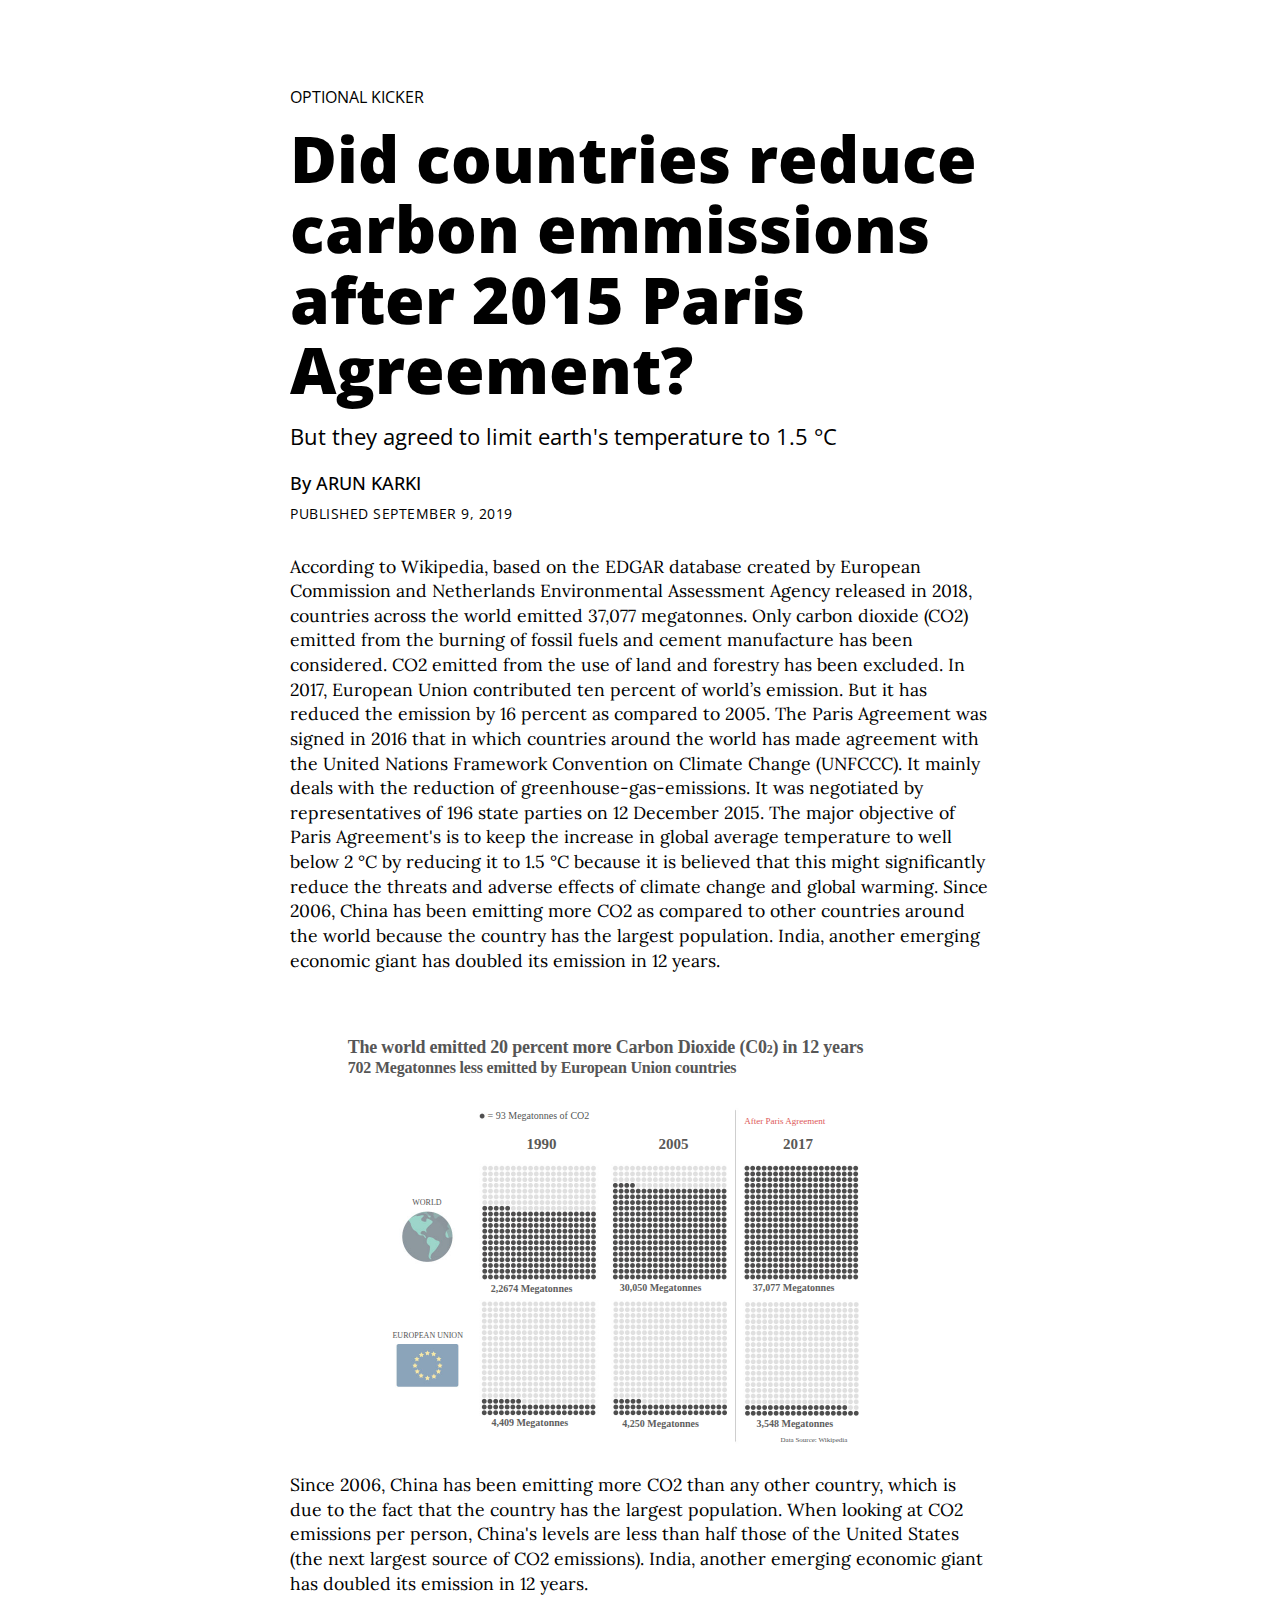
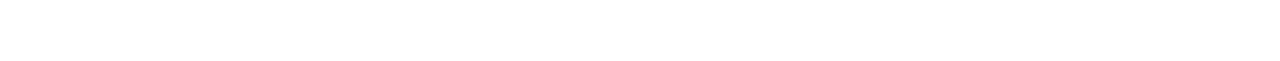
<file: carbon-emission-text-fixed/index.html>
<!doctype html>
<html lang="en">
  <head>
    <!-- Required meta tags -->
    <meta charset="utf-8">
    <meta name="viewport" content="width=device-width, initial-scale=1, shrink-to-fit=no">
      
    <style>
        body {
            margin:auto;
            padding:50px 10px;
            font-family: 'Open Sans', sans-serif;
        }

        .serif {
            font-family: 'Lora', serif;
        }
        .sans-serif {
            font-family: 'Open Sans', sans-serif;
        }

        /* choose a light or dark theme to add to the body tag. */
        .dark-theme {
            background-color: #151515;
            color: #fbfbfb;
        }
        .light-theme {
            background-color: white;
            color: black;
        }

        .header {
            padding-top:20px;
            padding-bottom:20px;
        }

        .story-body, .header, .chart-section, .footer {
            margin:auto;
            max-width: 700px;
        }

        .footer {
            padding-top:20px;
            padding-bottom:20px;
        }

        .chart-section.wide{
            width:100%;
            max-width:1200px;
        }

        .chart-section.wide p.chart-title {
            width:100%;
            max-width:700px;
            margin-left:auto;
            margin-right:auto;
        }
        .chart-section.wide p.chart-subhead {
            width:100%;
            max-width:700px;
            margin-left:auto;
            margin-right:auto;
        }


        /* text styles */

        p.kicker {
            font-size:1rem;
            text-transform:uppercase;
        }

        .text-center {
            text-align:center;
        }

        h1.headline {
            font-size: 4rem;
            line-height: 1.1;
            margin-bottom: 0.25rem;
            margin-top: 1rem;
            font-weight: 800;
        }

        h2.subhead {
            font-size: 1.4rem;
            line-height: 2rem;
            margin-bottom:0;
            margin-top: 15px;
            font-weight: 400;
        }

        p.body-text {
            font-size: 1.1rem;
            line-height: 1.4;
            margin-top:0;
            margin-bottom:15px;
        }

        h3.section-head {
            font-size:2rem;
            margin:40px 0 10px 0;
            font-weight:700;
            line-height:1.3;
        }

        .byline {
            font-size: 1.1rem;
            line-height: 0.75;
            margin-top: 1.5rem;
            font-weight: 500;
        }

        .date {
            font-size: 0.85rem;
            line-height: 1;
            margin-top: 10px;
            font-weight:400;
            text-transform:uppercase;
            letter-spacing:0.5px;
        }


        p.note {
            font-size:0.85rem;
        }

        /* chart styles */

        .chart-section {
            width:100%;
            max-width:1200px;
            padding:20px 0px;
        }

        .story-body .chart-section {
            padding-top:0px;
        }


        .chart-row {
            display:flex;
            justify-content: space-between;
            margin-top:20px;
        }

        p.chart-title {
            font-size:1.3rem;
            font-weight:700;
            max-width:700px;
            margin:0px auto 5px auto;
        }
        p.chart-subhead {
            margin:0 auto;
            max-width:700px;
            font-size:1rem;
            margin-bottom:15px;
        }

        p.chart-label {
            margin:0 0 5px 0;
            font-size:0.85rem;
            text-transform:uppercase;
            font-weight:600;
        }

        .chart-row .chart {
            width:100%;
            padding-right:15px;
            min-width:calc(25% - 15px);

        }



        p.chart-source {
            font-size:0.85rem;
            margin:0;
        }





        /* photos */

        .photo-section {
            padding:30px 0px;
            width:100%;
            margin:auto;
            display:flex;
            max-width:1200px;
        }

        .photo {
            width:100%;
            padding-right:15px;
        }
        .photo img {
            width:100%;	
        }

        p.caption {
            font-size:0.9rem;
            margin:0;
        }



        /* mobile */

        @media (max-width:700px) {

            .chart-row {
                display:block;
            }

            .chart-row .chart {
                padding:0;
            }

            .photo-section {
                display:block;
            }
            .photo {
                padding:0;
            }

        }

        #g-templates-laptop, #g-templates-medium, #g-templates-mobile {
            display: none;
        }

        @media (max-width: 490px) {
            #g-templates-mobile {
                display: block;
            }
        }

        @media (min-width: 490px) and (max-width: 620px) {
            #g-templates-laptop {
                display: block;
            }
        }

        @media (min-width: 620px)  {
            #g-templates-medium {
                display: block;
            }
        }

    </style>
    
    <!-- google fonts: Open Sans (sans-serif) and Lora (serif) -->
    <link href="https://fonts.googleapis.com/css?family=Open+Sans:300,300i,400,400i,600,600i,700,700i,800,800i&display=swap" rel="stylesheet">
	<link href="https://fonts.googleapis.com/css?family=Lora:400,400i,700&display=swap" rel="stylesheet">
	<link href="https://fonts.googleapis.com/css?family=Open+Sans:400,600,700,800&display=swap" rel="stylesheet">
      
    <title>This is your title</title>
  </head>

  <body class="light-theme"> <!-- all of the content on your html page goes inside the body -->

    <div class="header">
      <p class="kicker">Optional kicker</p>
      <h1 class="headline">Did countries reduce carbon emmissions after 2015 Paris Agreement?</h1>
      <h2 class="subhead">But they agreed to limit earth's temperature to 1.5 °C </h2>
      <p class="byline">By ARUN KARKI</p>
      <p class="date">Published September 9, 2019</p>
    </div>

    <div class="story-body">
      <p class="body-text serif">According to Wikipedia, based on the EDGAR database created by European Commission and Netherlands Environmental Assessment Agency released in 2018, countries across the world emitted 37,077 megatonnes. Only carbon dioxide (CO2) emitted from the burning of fossil fuels and cement manufacture has been considered. CO2 emitted from the use of land and forestry has been excluded. In 2017, European Union contributed ten percent of world’s emission. But it has reduced the emission by 16 percent as compared to 2005. The Paris Agreement was signed in 2016 that in which countries around the world has made agreement with the United Nations Framework Convention on Climate Change (UNFCCC). It mainly deals with the reduction of greenhouse-gas-emissions. It was negotiated by representatives of 196 state parties on 12 December 2015. The major objective of Paris Agreement's is to keep the increase in global average temperature to well below 2 °C by reducing it to 1.5 °C because it is believed that this might significantly reduce the threats and adverse effects of climate change and global warming.

Since 2006, China has been emitting more CO2 as compared to other countries around the world because the country has the largest population. India, another emerging economic giant has doubled its emission in 12 years.</p>
      
    </div>

    <div class="chart-section">
        <div class="chart-row">
          <div class="chart">




            <!--- PASTE YOUR AI2HTML AFTER THIS LINE -->
            
<!-- Generated by ai2html v0.89.0 - 2019-09-16 08:24 -->
<!-- ai file: templates_01.ai -->
<style type='text/css' media='screen,print'>
	#g-templates_01-box .g-artboard {
		margin:0 auto;
	}
	#g-templates_01-box p {
		margin:0;
	}
	.g-aiAbs {
		position:absolute;
	}
	.g-aiImg {
		display:block;
		width:100% !important;
	}
	.g-aiSymbol {
		position: absolute;
		box-sizing: border-box;
	}
	.g-aiPointText p { white-space: nowrap; }
	#g-templates_01-medium {
		position:relative;
		overflow:hidden;
	}
	#g-templates_01-medium p {
		font-family:Open Sans Condensed;
		font-weight:700;
		font-size:10px;
		line-height:12px;
		height:auto;
		filter:alpha(opacity=100);
		-ms-filter:progid:DXImageTransform.Microsoft.Alpha(Opacity=100);
		opacity:1;
		letter-spacing:0em;
		text-align:left;
		color:rgb(94,94,94);
		text-transform:none;
		padding-bottom:0;
		padding-top:0;
		mix-blend-mode:normal;
		font-style:normal;
		position:static;
	}
	#g-templates_01-medium .g-pstyle0 {
		font-size:18px;
		line-height:21px;
		height:21px;
		letter-spacing:-0.012em;
		color:rgb(86,86,86);
	}
	#g-templates_01-medium .g-pstyle1 {
		font-size:16px;
		line-height:19px;
		height:19px;
		letter-spacing:-0.012em;
		color:rgb(86,86,86);
	}
	#g-templates_01-medium .g-pstyle2 {
		font-weight:500;
		height:12px;
		color:rgb(83,86,86);
	}
	#g-templates_01-medium .g-pstyle3 {
		font-weight:500;
		font-size:9px;
		line-height:11px;
		height:11px;
		color:rgb(221,88,88);
	}
	#g-templates_01-medium .g-pstyle4 {
		font-size:15px;
		line-height:17px;
		height:17px;
		color:rgb(89,89,87);
	}
	#g-templates_01-medium .g-pstyle5 {
		font-weight:500;
		font-size:8px;
		line-height:10px;
		height:10px;
		color:rgb(84,84,84);
	}
	#g-templates_01-medium .g-pstyle6 {
		height:12px;
	}
	#g-templates_01-medium .g-pstyle7 {
		font-weight:500;
		font-size:7px;
		line-height:9px;
		height:9px;
		color:rgb(83,86,86);
	}
	#g-templates_01-medium .g-cstyle0 {
		font-size:12px;
	}
	#g-templates_01-laptop {
		position:relative;
		overflow:hidden;
	}
	#g-templates_01-laptop p {
		font-family:Open Sans Condensed;
		font-weight:700;
		font-size:9px;
		line-height:10px;
		height:auto;
		filter:alpha(opacity=100);
		-ms-filter:progid:DXImageTransform.Microsoft.Alpha(Opacity=100);
		opacity:1;
		letter-spacing:0em;
		text-align:left;
		color:rgb(94,94,94);
		text-transform:none;
		padding-bottom:0;
		padding-top:0;
		mix-blend-mode:normal;
		font-style:normal;
		position:static;
	}
	#g-templates_01-laptop .g-pstyle0 {
		font-size:15px;
		line-height:18px;
		height:18px;
		letter-spacing:-0.012em;
		color:rgb(86,86,86);
	}
	#g-templates_01-laptop .g-pstyle1 {
		font-size:13px;
		line-height:16px;
		height:16px;
		letter-spacing:-0.012em;
		color:rgb(86,86,86);
	}
	#g-templates_01-laptop .g-pstyle2 {
		font-weight:500;
		font-size:8px;
		height:10px;
		color:rgb(83,86,86);
	}
	#g-templates_01-laptop .g-pstyle3 {
		font-weight:500;
		font-size:8px;
		line-height:9px;
		height:9px;
		color:rgb(221,88,88);
	}
	#g-templates_01-laptop .g-pstyle4 {
		font-size:12px;
		line-height:15px;
		height:15px;
		color:rgb(89,89,87);
	}
	#g-templates_01-laptop .g-pstyle5 {
		font-weight:500;
		font-size:7px;
		line-height:8px;
		height:8px;
		color:rgb(84,84,84);
	}
	#g-templates_01-laptop .g-pstyle6 {
		height:10px;
	}
	#g-templates_01-laptop .g-pstyle7 {
		font-weight:500;
		font-size:6px;
		line-height:7px;
		height:7px;
		color:rgb(83,86,86);
	}
	#g-templates_01-laptop .g-cstyle0 {
		font-size:10px;
	}
	#g-templates_01-mobile {
		position:relative;
		overflow:hidden;
	}
	#g-templates_01-mobile p {
		font-family:Open Sans Condensed;
		font-weight:700;
		font-size:7px;
		line-height:8px;
		height:auto;
		filter:alpha(opacity=100);
		-ms-filter:progid:DXImageTransform.Microsoft.Alpha(Opacity=100);
		opacity:1;
		letter-spacing:0em;
		text-align:left;
		color:rgb(94,94,94);
		text-transform:none;
		padding-bottom:0;
		padding-top:0;
		mix-blend-mode:normal;
		font-style:normal;
		position:static;
	}
	#g-templates_01-mobile .g-pstyle0 {
		font-size:11px;
		line-height:13px;
		height:13px;
		letter-spacing:-0.012em;
		color:rgb(86,86,86);
	}
	#g-templates_01-mobile .g-pstyle1 {
		font-size:10px;
		line-height:12px;
		height:12px;
		letter-spacing:-0.012em;
		color:rgb(86,86,86);
	}
	#g-templates_01-mobile .g-pstyle2 {
		font-weight:500;
		font-size:6px;
		line-height:7px;
		height:7px;
		color:rgb(83,86,86);
	}
	#g-templates_01-mobile .g-pstyle3 {
		font-weight:500;
		font-size:6px;
		line-height:7px;
		height:7px;
		color:rgb(221,88,88);
	}
	#g-templates_01-mobile .g-pstyle4 {
		font-size:9px;
		line-height:11px;
		height:11px;
		color:rgb(89,89,87);
	}
	#g-templates_01-mobile .g-pstyle5 {
		font-weight:500;
		font-size:5px;
		line-height:6px;
		height:6px;
		color:rgb(84,84,84);
	}
	#g-templates_01-mobile .g-pstyle6 {
		height:8px;
	}
	#g-templates_01-mobile .g-pstyle7 {
		font-weight:500;
		font-size:5px;
		line-height:5px;
		height:5px;
		color:rgb(83,86,86);
	}
	#g-templates_01-mobile .g-cstyle0 {
		font-size:8px;
	}

</style>

<div id="g-templates_01-box" class="ai2html">

	<!-- Artboard: medium -->
	<div id="g-templates_01-medium" class="g-artboard" style="width:620px; height:425px;" data-aspect-ratio="1.459" data-min-width="620">
		<img id="g-templates_01-medium-img" class="g-aiImg g-aiAbs" alt="" src="templates_01-medium.jpg"/>
		<div id="g-ai0-1" class="g-ai2html-settings g-aiAbs g-aiPointText" style="top:6.9753%;margin-top:-20.6px;left:4.0655%;width:591px;">
			<p class="g-pstyle0">The world emitted  20 percent more Carbon Dioxide (C0<span class="g-cstyle0">2</span>) in 12 years</p>
			<p class="g-pstyle1">702 Megatonnes less emitted by European Union countries</p>
		</div>
		<div id="g-ai0-2" class="g-ai2html-settings g-aiAbs g-aiPointText" style="top:20.8564%;margin-top:-6.6px;left:26.629%;width:137px;">
			<p class="g-pstyle2">= 93 Megatonnes of CO2</p>
		</div>
		<div id="g-ai0-3" class="g-ai2html-settings g-aiAbs g-aiPointText" style="top:22.1838%;margin-top:-6.3px;left:68.0376%;width:118px;">
			<p class="g-pstyle3">After Paris Agreement</p>
		</div>
		<div id="g-ai0-4" class="g-ai2html-settings g-aiAbs g-aiPointText" style="top:27.6176%;margin-top:-9.4px;left:32.8955%;width:55px;">
			<p class="g-pstyle4">1990</p>
		</div>
		<div id="g-ai0-5" class="g-ai2html-settings g-aiAbs g-aiPointText" style="top:27.6176%;margin-top:-9.4px;left:54.2084%;width:55px;">
			<p class="g-pstyle4">2005</p>
		</div>
		<div id="g-ai0-6" class="g-ai2html-settings g-aiAbs g-aiPointText" style="top:27.6176%;margin-top:-9.4px;left:74.2627%;width:55px;">
			<p class="g-pstyle4">2017</p>
		</div>
		<div id="g-ai0-7" class="g-ai2html-settings g-aiAbs g-aiPointText" style="top:41.3398%;margin-top:-5.7px;left:14.478%;width:52px;">
			<p class="g-pstyle5">WORLD</p>
		</div>
		<div id="g-ai0-8" class="g-ai2html-settings g-aiAbs g-aiPointText" style="top:61.3944%;margin-top:-6.9px;left:47.9316%;width:119px;">
			<p class="g-pstyle6">30,050 Megatonnes</p>
		</div>
		<div id="g-ai0-9" class="g-ai2html-settings g-aiAbs g-aiPointText" style="top:61.3944%;margin-top:-6.9px;left:69.4126%;width:119px;">
			<p class="g-pstyle6">37,077 Megatonnes</p>
		</div>
		<div id="g-ai0-10" class="g-ai2html-settings g-aiAbs g-aiPointText" style="top:61.6297%;margin-top:-6.9px;left:27.1218%;width:119px;">
			<p class="g-pstyle6">2,2674 Megatonnes</p>
		</div>
		<div id="g-ai0-11" class="g-ai2html-settings g-aiAbs g-aiPointText" style="top:72.634%;margin-top:-5.7px;left:11.2894%;width:95px;">
			<p class="g-pstyle5">EUROPEAN UNION</p>
		</div>
		<div id="g-ai0-12" class="g-ai2html-settings g-aiAbs g-aiPointText" style="top:93.1591%;margin-top:-6.9px;left:27.2475%;width:113px;">
			<p class="g-pstyle6">4,409 Megatonnes</p>
		</div>
		<div id="g-ai0-13" class="g-ai2html-settings g-aiAbs g-aiPointText" style="top:93.3944%;margin-top:-6.9px;left:48.3513%;width:113px;">
			<p class="g-pstyle6">4,250 Megatonnes</p>
		</div>
		<div id="g-ai0-14" class="g-ai2html-settings g-aiAbs g-aiPointText" style="top:93.3944%;margin-top:-6.9px;left:69.9995%;width:113px;">
			<p class="g-pstyle6">3,548 Megatonnes</p>
		</div>
		<div id="g-ai0-15" class="g-ai2html-settings g-aiAbs g-aiPointText" style="top:97.2017%;margin-top:-5.1px;left:73.8666%;width:100px;">
			<p class="g-pstyle7">Data Source: Wikipedia</p>
		</div>
	</div>

	<!-- Artboard: laptop -->
	<div id="g-templates_01-laptop" class="g-artboard" style="width:490px; height:350px;" data-aspect-ratio="1.4" data-min-width="490" data-max-width="619">
		<img id="g-templates_01-laptop-img" class="g-aiImg g-aiAbs" alt="" src="templates_01-laptop.jpg"/>
		<div id="g-ai1-1" class="g-ai2html-settings g-aiAbs g-aiPointText" style="top:5.8789%;margin-top:-17.6px;left:1.5727%;width:500px;">
			<p class="g-pstyle0">The world emitted  20 percent more Carbon Dioxide (C0<span class="g-cstyle0">2</span>) in 12 years</p>
			<p class="g-pstyle1">702 Megatonnes less emitted by European Union countries</p>
		</div>
		<div id="g-ai1-2" class="g-ai2html-settings g-aiAbs g-aiPointText" style="top:19.8792%;margin-top:-5.6px;left:25.5305%;width:115px;">
			<p class="g-pstyle2">= 93 Megatonnes of CO2</p>
		</div>
		<div id="g-ai1-3" class="g-ai2html-settings g-aiAbs g-aiPointText" style="top:21.4099%;margin-top:-4.9px;left:69.5414%;width:103px;">
			<p class="g-pstyle3">After Paris Agreement</p>
		</div>
		<div id="g-ai1-4" class="g-ai2html-settings g-aiAbs g-aiPointText" style="top:27.0092%;margin-top:-8.5px;left:32.2038%;width:50px;">
			<p class="g-pstyle4">1990</p>
		</div>
		<div id="g-ai1-5" class="g-ai2html-settings g-aiAbs g-aiPointText" style="top:27.0092%;margin-top:-8.5px;left:54.8481%;width:50px;">
			<p class="g-pstyle4">2005</p>
		</div>
		<div id="g-ai1-6" class="g-ai2html-settings g-aiAbs g-aiPointText" style="top:27.0092%;margin-top:-8.5px;left:76.1555%;width:50px;">
			<p class="g-pstyle4">2017</p>
		</div>
		<div id="g-ai1-7" class="g-ai2html-settings g-aiAbs g-aiPointText" style="top:40.9834%;margin-top:-4.4px;left:12.6357%;width:47px;">
			<p class="g-pstyle5">WORLD</p>
		</div>
		<div id="g-ai1-8" class="g-ai2html-settings g-aiAbs g-aiPointText" style="top:61.279%;margin-top:-5.5px;left:48.1792%;width:104px;">
			<p class="g-pstyle6">30,050 Megatonnes</p>
		</div>
		<div id="g-ai1-9" class="g-ai2html-settings g-aiAbs g-aiPointText" style="top:61.279%;margin-top:-5.5px;left:71.0025%;width:104px;">
			<p class="g-pstyle6">37,077 Megatonnes</p>
		</div>
		<div id="g-ai1-10" class="g-ai2html-settings g-aiAbs g-aiPointText" style="top:61.5647%;margin-top:-5.5px;left:26.0694%;width:104px;">
			<p class="g-pstyle6">2,2674 Megatonnes</p>
		</div>
		<div id="g-ai1-11" class="g-ai2html-settings g-aiAbs g-aiPointText" style="top:72.6977%;margin-top:-4.4px;left:9.2478%;width:83px;">
			<p class="g-pstyle5">EUROPEAN UNION</p>
		</div>
		<div id="g-ai1-12" class="g-ai2html-settings g-aiAbs g-aiPointText" style="top:93.8504%;margin-top:-5.5px;left:26.203%;width:99px;">
			<p class="g-pstyle6">4,409 Megatonnes</p>
		</div>
		<div id="g-ai1-13" class="g-ai2html-settings g-aiAbs g-aiPointText" style="top:93.8504%;margin-top:-5.5px;left:48.6252%;width:99px;">
			<p class="g-pstyle6">4,250 Megatonnes</p>
		</div>
		<div id="g-ai1-14" class="g-ai2html-settings g-aiAbs g-aiPointText" style="top:93.8504%;margin-top:-5.5px;left:71.6259%;width:99px;">
			<p class="g-pstyle6">3,548 Megatonnes</p>
		</div>
		<div id="g-ai1-15" class="g-ai2html-settings g-aiAbs g-aiPointText" style="top:97.9855%;margin-top:-3.9px;left:75.7346%;width:88px;">
			<p class="g-pstyle7">Data Source: Wikipedia</p>
		</div>
	</div>

	<!-- Artboard: mobile -->
	<div id="g-templates_01-mobile" class="g-artboard" style="width:375px; height:265.799999999999px;" data-aspect-ratio="1.411" data-min-width="375" data-max-width="489">
		<img id="g-templates_01-mobile-img" class="g-aiImg g-aiAbs" alt="" src="templates_01-mobile.jpg"/>
		<div id="g-ai2-1" class="g-ai2html-settings g-aiAbs g-aiPointText" style="top:6.0326%;margin-top:-13px;left:2.7216%;width:380px;">
			<p class="g-pstyle0">The world emitted  20 percent more Carbon Dioxide (C0<span class="g-cstyle0">2</span>) in 12 years</p>
			<p class="g-pstyle1">702 Megatonnes less emitted by European Union countries</p>
		</div>
		<div id="g-ai2-2" class="g-ai2html-settings g-aiAbs g-aiPointText" style="top:19.8961%;margin-top:-3.9px;left:26.1599%;width:91px;">
			<p class="g-pstyle2">= 93 Megatonnes of CO2</p>
		</div>
		<div id="g-ai2-3" class="g-ai2html-settings g-aiAbs g-aiPointText" style="top:21.3767%;margin-top:-3.8px;left:69.2055%;width:83px;">
			<p class="g-pstyle3">After Paris Agreement</p>
		</div>
		<div id="g-ai2-4" class="g-ai2html-settings g-aiAbs g-aiPointText" style="top:26.8114%;margin-top:-6.3px;left:32.6836%;width:43px;">
			<p class="g-pstyle4">1990</p>
		</div>
		<div id="g-ai2-5" class="g-ai2html-settings g-aiAbs g-aiPointText" style="top:26.8114%;margin-top:-6.3px;left:54.8331%;width:43px;">
			<p class="g-pstyle4">2005</p>
		</div>
		<div id="g-ai2-6" class="g-ai2html-settings g-aiAbs g-aiPointText" style="top:26.8114%;margin-top:-6.3px;left:75.675%;width:43px;">
			<p class="g-pstyle4">2017</p>
		</div>
		<div id="g-ai2-7" class="g-ai2html-settings g-aiAbs g-aiPointText" style="top:40.8016%;margin-top:-3.5px;left:13.543%;width:41px;">
			<p class="g-pstyle5">WORLD</p>
		</div>
		<div id="g-ai2-8" class="g-ai2html-settings g-aiAbs g-aiPointText" style="top:61.0328%;margin-top:-4.2px;left:48.3099%;width:83px;">
			<p class="g-pstyle6">30,050 Megatonnes</p>
		</div>
		<div id="g-ai2-9" class="g-ai2html-settings g-aiAbs g-aiPointText" style="top:61.0328%;margin-top:-4.2px;left:70.6344%;width:83px;">
			<p class="g-pstyle6">37,077 Megatonnes</p>
		</div>
		<div id="g-ai2-10" class="g-ai2html-settings g-aiAbs g-aiPointText" style="top:61.0328%;margin-top:-4.2px;left:26.6831%;width:83px;">
			<p class="g-pstyle6">2,2674 Megatonnes</p>
		</div>
		<div id="g-ai2-11" class="g-ai2html-settings g-aiAbs g-aiPointText" style="top:72.0281%;margin-top:-3.5px;left:10.2292%;width:68px;">
			<p class="g-pstyle5">EUROPEAN UNION</p>
		</div>
		<div id="g-ai2-12" class="g-ai2html-settings g-aiAbs g-aiPointText" style="top:92.6355%;margin-top:-4.2px;left:26.8138%;width:79px;">
			<p class="g-pstyle6">4,409 Megatonnes</p>
		</div>
		<div id="g-ai2-13" class="g-ai2html-settings g-aiAbs g-aiPointText" style="top:93.0117%;margin-top:-4.2px;left:48.7461%;width:79px;">
			<p class="g-pstyle6">4,250 Megatonnes</p>
		</div>
		<div id="g-ai2-14" class="g-ai2html-settings g-aiAbs g-aiPointText" style="top:93.0117%;margin-top:-4.2px;left:71.2443%;width:79px;">
			<p class="g-pstyle6">3,548 Megatonnes</p>
		</div>
		<div id="g-ai2-15" class="g-ai2html-settings g-aiAbs g-aiPointText" style="top:96.908%;margin-top:-2.6px;left:75.2633%;width:71px;">
			<p class="g-pstyle7">Data Source: Wikipedia</p>
		</div>
	</div>

</div>

<!-- End ai2html - 2019-09-16 08:24 -->
<!-- End ai2html - 2019-09-09 09:05 -->
<script type="text/javascript">
    (function() {
        // only want one resizer on the page
        if (document.documentElement.className.indexOf("g-resizer-v3-init") > -1) return;
        document.documentElement.className += " g-resizer-v3-init";
        // require IE9+
        if (!("querySelector" in document)) return;
        function resizer() {
            var elements = Array.prototype.slice.call(document.querySelectorAll(".g-artboard[data-min-width]")),
                widthById = {};
            elements.forEach(function(el) {
                var parent = el.parentNode,
                    width = widthById[parent.id] || parent.getBoundingClientRect().width,
                    minwidth = el.getAttribute("data-min-width"),
                    maxwidth = el.getAttribute("data-max-width");
                widthById[parent.id] = width;
                if (+minwidth <= width && (+maxwidth >= width || maxwidth === null)) {
                    el.style.display = "block";
                } else {
                    el.style.display = "none";
                }
            });
            try {
                if (window.parent && window.parent.$) {
                    window.parent.$("body").trigger("resizedcontent", [window]);
                }
                if (window.require) {
                    require(['foundation/main'], function() {
                        require(['shared/interactive/instances/app-communicator'], function(AppCommunicator) {
                            AppCommunicator.triggerResize();
                        });
                    });
                }
            } catch(e) { console.log(e); }
        }
        document.addEventListener('DOMContentLoaded', resizer);
        // feel free to replace throttle with _.throttle, if available
        window.addEventListener('resize', throttle(resizer, 200));        
        function throttle(func, wait) {
            // from underscore.js
            var _now = Date.now || function() { return new Date().getTime(); },
                context, args, result, timeout = null, previous = 0;
            var later = function() {
                previous = _now();
                timeout = null;
                result = func.apply(context, args);
                if (!timeout) context = args = null;
            };
            return function() {
                var now = _now(), remaining = wait - (now - previous);
                context = this;
                args = arguments;
                if (remaining <= 0 || remaining > wait) {
                    if (timeout) {
                        clearTimeout(timeout);
                        timeout = null;
                    }
                    previous = now;
                    result = func.apply(context, args);
                    if (!timeout) context = args = null;
                } else if (!timeout && options.trailing !== false) {
                    timeout = setTimeout(later, remaining);
                }
                return result;
            };
        }
       
    })();
</script>






        </div>
        </div>
    </div>

    <div class="story-body">
        <p class="body-text serif">Since 2006, China has been emitting more CO2 than any other country, which is due to the fact that the country has the largest population. When looking at CO2 emissions per person, China's levels are less than half those of the United States (the next largest source of CO2 emissions). India, another emerging economic giant has doubled its emission in 12 years.</p>
        
    </div>
      
  </body>
</html>
</file>
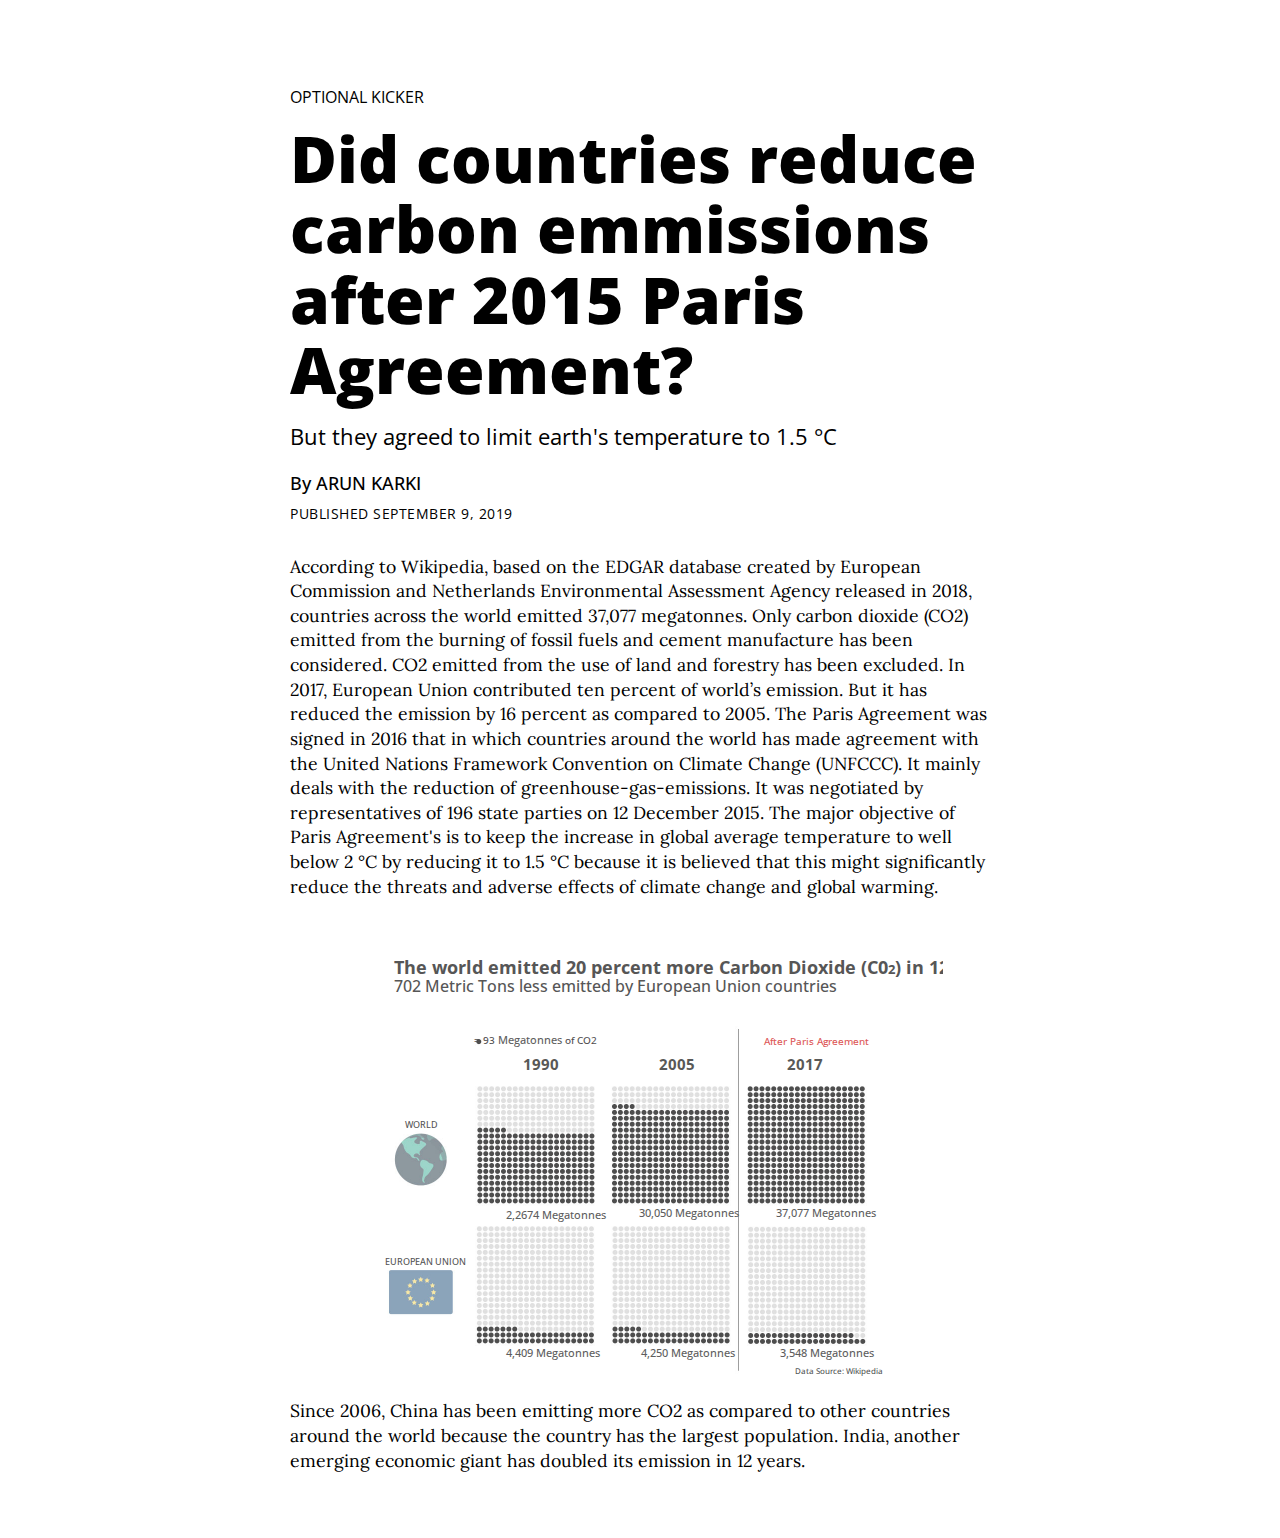
<file: carbon-emission/index.html>
<!doctype html>
<html lang="en">
  <head>
    <!-- Required meta tags -->
    <meta charset="utf-8">
    <meta name="viewport" content="width=device-width, initial-scale=1, shrink-to-fit=no">
      
    <style>
        body {
            margin:auto;
            padding:50px 10px;
            font-family: 'Open Sans', sans-serif;
        }

        .serif {
            font-family: 'Lora', serif;
        }
        .sans-serif {
            font-family: 'Open Sans', sans-serif;
        }

        /* choose a light or dark theme to add to the body tag. */
        .dark-theme {
            background-color: #151515;
            color: #fbfbfb;
        }
        .light-theme {
            background-color: white;
            color: black;
        }

        .header {
            padding-top:20px;
            padding-bottom:20px;
        }

        .story-body, .header, .chart-section, .footer {
            margin:auto;
            max-width: 700px;
        }

        .footer {
            padding-top:20px;
            padding-bottom:20px;
        }

        .chart-section.wide{
            width:100%;
            max-width:1200px;
        }

        .chart-section.wide p.chart-title {
            width:100%;
            max-width:700px;
            margin-left:auto;
            margin-right:auto;
        }
        .chart-section.wide p.chart-subhead {
            width:100%;
            max-width:700px;
            margin-left:auto;
            margin-right:auto;
        }


        /* text styles */

        p.kicker {
            font-size:1rem;
            text-transform:uppercase;
        }

        .text-center {
            text-align:center;
        }

        h1.headline {
            font-size: 4rem;
            line-height: 1.1;
            margin-bottom: 0.25rem;
            margin-top: 1rem;
            font-weight: 800;
        }

        h2.subhead {
            font-size: 1.4rem;
            line-height: 2rem;
            margin-bottom:0;
            margin-top: 15px;
            font-weight: 400;
        }

        p.body-text {
            font-size: 1.1rem;
            line-height: 1.4;
            margin-top:0;
            margin-bottom:15px;
        }

        h3.section-head {
            font-size:2rem;
            margin:40px 0 10px 0;
            font-weight:700;
            line-height:1.3;
        }

        .byline {
            font-size: 1.1rem;
            line-height: 0.75;
            margin-top: 1.5rem;
            font-weight: 500;
        }

        .date {
            font-size: 0.85rem;
            line-height: 1;
            margin-top: 10px;
            font-weight:400;
            text-transform:uppercase;
            letter-spacing:0.5px;
        }


        p.note {
            font-size:0.85rem;
        }

        /* chart styles */

        .chart-section {
            width:100%;
            max-width:1200px;
            padding:20px 0px;
        }

        .story-body .chart-section {
            padding-top:0px;
        }


        .chart-row {
            display:flex;
            justify-content: space-between;
            margin-top:20px;
        }

        p.chart-title {
            font-size:1.3rem;
            font-weight:700;
            max-width:700px;
            margin:0px auto 5px auto;
        }
        p.chart-subhead {
            margin:0 auto;
            max-width:700px;
            font-size:1rem;
            margin-bottom:15px;
        }

        p.chart-label {
            margin:0 0 5px 0;
            font-size:0.85rem;
            text-transform:uppercase;
            font-weight:600;
        }

        .chart-row .chart {
            width:100%;
            padding-right:15px;
            min-width:calc(25% - 15px);

        }



        p.chart-source {
            font-size:0.85rem;
            margin:0;
        }





        /* photos */

        .photo-section {
            padding:30px 0px;
            width:100%;
            margin:auto;
            display:flex;
            max-width:1200px;
        }

        .photo {
            width:100%;
            padding-right:15px;
        }
        .photo img {
            width:100%;	
        }

        p.caption {
            font-size:0.9rem;
            margin:0;
        }



        /* mobile */

        @media (max-width:700px) {

            .chart-row {
                display:block;
            }

            .chart-row .chart {
                padding:0;
            }

            .photo-section {
                display:block;
            }
            .photo {
                padding:0;
            }

        }

        #g-templates-laptop, #g-templates-medium, #g-templates-mobile {
            display: none;
        }

        @media (max-width: 490px) {
            #g-templates-mobile {
                display: block;
            }
        }

        @media (min-width: 490px) and (max-width: 620px) {
            #g-templates-laptop {
                display: block;
            }
        }

        @media (min-width: 620px)  {
            #g-templates-medium {
                display: block;
            }
        }

    </style>
    
    <!-- google fonts: Open Sans (sans-serif) and Lora (serif) -->
    <link href="https://fonts.googleapis.com/css?family=Open+Sans:300,300i,400,400i,600,600i,700,700i,800,800i&display=swap" rel="stylesheet">
    <link href="https://fonts.googleapis.com/css?family=Lora:400,400i,700&display=swap" rel="stylesheet">
      
    <title>This is your title</title>
  </head>

  <body class="light-theme"> <!-- all of the content on your html page goes inside the body -->

    <div class="header">
      <p class="kicker">Optional kicker</p>
      <h1 class="headline">Did countries reduce carbon emmissions after 2015 Paris Agreement?</h1>
      <h2 class="subhead">But they agreed to limit earth's temperature to 1.5 °C </h2>
      <p class="byline">By ARUN KARKI</p>
      <p class="date">Published September 9, 2019</p>
    </div>

    <div class="story-body">
      <p class="body-text serif">According to Wikipedia, based on the EDGAR database created by European Commission and Netherlands Environmental Assessment Agency released in 2018, countries across the world emitted 37,077 megatonnes. Only carbon dioxide (CO2) emitted from the burning of fossil fuels and cement manufacture has been considered. CO2 emitted from the use of land and forestry has been excluded. In 2017, European Union contributed ten percent of world’s emission. But it has reduced the emission by 16 percent as compared to 2005. The Paris Agreement was signed in 2016 that in which countries around the world has made agreement with the United Nations Framework Convention on Climate Change (UNFCCC). It mainly deals with the reduction of greenhouse-gas-emissions. It was negotiated by representatives of 196 state parties on 12 December 2015. The major objective of Paris Agreement's is to keep the increase in global average temperature to well below 2 °C by reducing it to 1.5 °C because it is believed that this might significantly reduce the threats and adverse effects of climate change and global warming.</p>
      
    </div>

    <div class="chart-section">
        <div class="chart-row">
          <div class="chart">




            <!--- PASTE YOUR AI2HTML AFTER THIS LINE -->
            
<!-- Generated by ai2html v0.89.0 - 2019-09-09 09:05 -->
<!-- ai file: templates.ai -->
<style type='text/css' media='screen,print'>
	#g-templates-box .g-artboard {
		margin:0 auto;
	}
	#g-templates-box p {
		margin:0;
	}
	.g-aiAbs {
		position:absolute;
	}
	.g-aiImg {
		display:block;
		width:100% !important;
	}
	.g-aiSymbol {
		position: absolute;
		box-sizing: border-box;
	}
	.g-aiPointText p { white-space: nowrap; }
	#g-templates-medium {
		position:relative;
		overflow:hidden;
	}
	#g-templates-medium p {
		font-weight:500;
		font-size:11px;
		line-height:13px;
		height:auto;
		filter:alpha(opacity=100);
		-ms-filter:progid:DXImageTransform.Microsoft.Alpha(Opacity=100);
		opacity:1;
		letter-spacing:0em;
		text-align:left;
		color:rgb(94,94,94);
		text-transform:none;
		padding-bottom:0;
		padding-top:0;
		mix-blend-mode:normal;
		font-style:normal;
		position:static;
	}
	#g-templates-medium .g-pstyle0 {
		font-weight:700;
		font-size:18px;
		line-height:19px;
		height:19px;
		color:rgb(86,86,86);
	}
	#g-templates-medium .g-pstyle1 {
		font-size:16px;
		line-height:19px;
		height:19px;
		color:rgb(86,86,86);
	}
	#g-templates-medium .g-pstyle2 {
		font-size:10px;
		line-height:12px;
		height:12px;
		color:rgb(79,78,78);
	}
	#g-templates-medium .g-pstyle3 {
		font-size:10px;
		line-height:12px;
		height:12px;
		color:rgb(221,88,88);
	}
	#g-templates-medium .g-pstyle4 {
		font-weight:700;
		font-size:15px;
		line-height:18px;
		height:18px;
		color:rgb(89,89,87);
	}
	#g-templates-medium .g-pstyle5 {
		font-size:9px;
		line-height:10px;
		height:10px;
		color:rgb(84,84,84);
	}
	#g-templates-medium .g-pstyle6 {
		height:13px;
	}
	#g-templates-medium .g-pstyle7 {
		font-size:8px;
		line-height:9px;
		height:9px;
		color:rgb(83,86,86);
	}
	#g-templates-medium .g-cstyle0 {
		font-size:13px;
	}
	#g-templates-medium .g-cstyle1 {
		font-size:11px;
		color:rgb(94,94,94);
	}
	#g-templates-laptop {
		position:relative;
		overflow:hidden;
	}
	#g-templates-laptop p {
		font-weight:500;
		font-size:9px;
		line-height:10px;
		height:auto;
		filter:alpha(opacity=100);
		-ms-filter:progid:DXImageTransform.Microsoft.Alpha(Opacity=100);
		opacity:1;
		letter-spacing:0em;
		text-align:left;
		color:rgb(94,94,94);
		text-transform:none;
		padding-bottom:0;
		padding-top:0;
		mix-blend-mode:normal;
		font-style:normal;
		position:static;
	}
	#g-templates-laptop .g-pstyle0 {
		font-weight:700;
		font-size:15px;
		line-height:15px;
		height:15px;
		color:rgb(86,86,86);
	}
	#g-templates-laptop .g-pstyle1 {
		font-size:13px;
		line-height:15px;
		height:15px;
		color:rgb(86,86,86);
	}
	#g-templates-laptop .g-pstyle2 {
		font-size:8px;
		line-height:9px;
		height:9px;
		color:rgb(79,78,78);
	}
	#g-templates-laptop .g-pstyle3 {
		font-size:8px;
		line-height:9px;
		height:9px;
		color:rgb(221,88,88);
	}
	#g-templates-laptop .g-pstyle4 {
		font-weight:700;
		font-size:12px;
		line-height:14px;
		height:14px;
		color:rgb(89,89,87);
	}
	#g-templates-laptop .g-pstyle5 {
		font-size:7px;
		line-height:8px;
		height:8px;
		color:rgb(84,84,84);
	}
	#g-templates-laptop .g-pstyle6 {
		height:10px;
	}
	#g-templates-laptop .g-pstyle7 {
		font-size:6px;
		line-height:7px;
		height:7px;
		color:rgb(83,86,86);
	}
	#g-templates-laptop .g-cstyle0 {
		font-size:10px;
	}
	#g-templates-laptop .g-cstyle1 {
		font-size:9px;
		color:rgb(94,94,94);
	}
	#g-templates-mobile {
		position:relative;
		overflow:hidden;
	}
	#g-templates-mobile p {
		font-weight:500;
		font-size:7px;
		line-height:8px;
		height:auto;
		filter:alpha(opacity=100);
		-ms-filter:progid:DXImageTransform.Microsoft.Alpha(Opacity=100);
		opacity:1;
		letter-spacing:0em;
		text-align:left;
		color:rgb(94,94,94);
		text-transform:none;
		padding-bottom:0;
		padding-top:0;
		mix-blend-mode:normal;
		font-style:normal;
		position:static;
	}
	#g-templates-mobile .g-pstyle0 {
		font-weight:700;
		font-size:11px;
		line-height:12px;
		height:12px;
		color:rgb(86,86,86);
	}
	#g-templates-mobile .g-pstyle1 {
		font-size:10px;
		line-height:12px;
		height:12px;
		color:rgb(86,86,86);
	}
	#g-templates-mobile .g-pstyle2 {
		font-size:6px;
		line-height:7px;
		height:7px;
		color:rgb(79,78,78);
	}
	#g-templates-mobile .g-pstyle3 {
		font-size:6px;
		line-height:7px;
		height:7px;
		color:rgb(221,88,88);
	}
	#g-templates-mobile .g-pstyle4 {
		font-weight:700;
		font-size:9px;
		line-height:11px;
		height:11px;
		color:rgb(89,89,87);
	}
	#g-templates-mobile .g-pstyle5 {
		font-size:5px;
		line-height:6px;
		height:6px;
		color:rgb(84,84,84);
	}
	#g-templates-mobile .g-pstyle6 {
		height:8px;
	}
	#g-templates-mobile .g-pstyle7 {
		font-size:5px;
		line-height:5px;
		height:5px;
		color:rgb(83,86,86);
	}
	#g-templates-mobile .g-cstyle0 {
		font-size:8px;
	}
	#g-templates-mobile .g-cstyle1 {
		font-size:7px;
		color:rgb(94,94,94);
	}

</style>

<div id="g-templates-box" class="ai2html">

	<!-- Artboard: medium -->
	<div id="g-templates-medium" class="g-artboard" style="width:620px; height:425px;" data-aspect-ratio="1.459" data-min-width="620">
		<img id="g-templates-medium-img" class="g-aiImg g-aiAbs" alt="" src="templates-medium.jpg"/>
		<div id="g-ai0-1" class="g-ai2html-settings g-aiAbs g-aiPointText" style="top:5.5991%;margin-top:-19.8px;left:11.5909%;width:448px;">
			<p class="g-pstyle0">The world emitted  20 percent more Carbon Dioxide (C0<span class="g-cstyle0">2</span>) in 12 years</p>
			<p class="g-pstyle1">702 Metric Tons less emitted by European Union countries</p>
		</div>
		<div id="g-ai0-2" class="g-ai2html-settings g-aiAbs g-aiPointText" style="top:20.4305%;margin-top:-6.8px;left:24.3933%;width:109px;">
			<p class="g-pstyle2">      = 93 <span class="g-cstyle1">Megatonnes </span>of CO2</p>
		</div>
		<div id="g-ai0-3" class="g-ai2html-settings g-aiAbs g-aiPointText" style="top:20.5286%;margin-top:-6.2px;left:71.1484%;width:106px;">
			<p class="g-pstyle3">After Paris Agreement</p>
		</div>
		<div id="g-ai0-4" class="g-ai2html-settings g-aiAbs g-aiPointText" style="top:26.038%;margin-top:-9.7px;left:32.3175%;width:48px;">
			<p class="g-pstyle4">1990</p>
		</div>
		<div id="g-ai0-5" class="g-ai2html-settings g-aiAbs g-aiPointText" style="top:26.038%;margin-top:-9.7px;left:54.2888%;width:48px;">
			<p class="g-pstyle4">2005</p>
		</div>
		<div id="g-ai0-6" class="g-ai2html-settings g-aiAbs g-aiPointText" style="top:26.038%;margin-top:-9.7px;left:74.9628%;width:48px;">
			<p class="g-pstyle4">2017</p>
		</div>
		<div id="g-ai0-7" class="g-ai2html-settings g-aiAbs g-aiPointText" style="top:40.2739%;margin-top:-5.2px;left:13.3313%;width:50px;">
			<p class="g-pstyle5">WORLD</p>
		</div>
		<div id="g-ai0-8" class="g-ai2html-settings g-aiAbs g-aiPointText" style="top:60.9011%;margin-top:-6.8px;left:50.9923%;width:87px;">
			<p class="g-pstyle6">30,050 Megatonnes</p>
		</div>
		<div id="g-ai0-9" class="g-ai2html-settings g-aiAbs g-aiPointText" style="top:60.9011%;margin-top:-6.8px;left:73.1367%;width:87px;">
			<p class="g-pstyle6">37,077 Megatonnes</p>
		</div>
		<div id="g-ai0-10" class="g-ai2html-settings g-aiAbs g-aiPointText" style="top:61.3717%;margin-top:-6.8px;left:29.5398%;width:87px;">
			<p class="g-pstyle6">2,2674 Megatonnes</p>
		</div>
		<div id="g-ai0-11" class="g-ai2html-settings g-aiAbs g-aiPointText" style="top:72.5092%;margin-top:-5.2px;left:10.0442%;width:89px;">
			<p class="g-pstyle5">EUROPEAN UNION</p>
		</div>
		<div id="g-ai0-12" class="g-ai2html-settings g-aiAbs g-aiPointText" style="top:93.8423%;margin-top:-6.8px;left:29.6696%;width:83px;">
			<p class="g-pstyle6">4,409 Megatonnes</p>
		</div>
		<div id="g-ai0-13" class="g-ai2html-settings g-aiAbs g-aiPointText" style="top:93.8423%;margin-top:-6.8px;left:51.425%;width:83px;">
			<p class="g-pstyle6">4,250 Megatonnes</p>
		</div>
		<div id="g-ai0-14" class="g-ai2html-settings g-aiAbs g-aiPointText" style="top:93.8423%;margin-top:-6.8px;left:73.7421%;width:83px;">
			<p class="g-pstyle6">3,548 Megatonnes</p>
		</div>
		<div id="g-ai0-15" class="g-ai2html-settings g-aiAbs g-aiPointText" style="top:98.019%;margin-top:-4.6px;left:76.1413%;width:92px;">
			<p class="g-pstyle7">Data Source: Wikipedia</p>
		</div>
	</div>

	<!-- Artboard: laptop -->
	<div id="g-templates-laptop" class="g-artboard" style="width:490px; height:350px;" data-aspect-ratio="1.4" data-min-width="490" data-max-width="619">
		<img id="g-templates-laptop-img" class="g-aiImg g-aiAbs" alt="" src="templates-laptop.jpg"/>
		<div id="g-ai1-1" class="g-ai2html-settings g-aiAbs g-aiPointText" style="top:6.6853%;margin-top:-15.4px;left:12.0721%;width:362px;">
			<p class="g-pstyle0">The world emitted  20 percent more Carbon Dioxide (C0<span class="g-cstyle0">2</span>) in 12 years</p>
			<p class="g-pstyle1">702 Metric Tons less emitted by European Union countries</p>
		</div>
		<div id="g-ai1-2" class="g-ai2html-settings g-aiAbs g-aiPointText" style="top:20.9014%;margin-top:-5.2px;left:24.9988%;width:91px;">
			<p class="g-pstyle2">      = 93 <span class="g-cstyle1">Megatonnes </span>of CO2</p>
		</div>
		<div id="g-ai1-3" class="g-ai2html-settings g-aiAbs g-aiPointText" style="top:21.054%;margin-top:-4.7px;left:72.2104%;width:89px;">
			<p class="g-pstyle3">After Paris Agreement</p>
		</div>
		<div id="g-ai1-4" class="g-ai2html-settings g-aiAbs g-aiPointText" style="top:26.4323%;margin-top:-7.5px;left:33.0008%;width:42px;">
			<p class="g-pstyle4">1990</p>
		</div>
		<div id="g-ai1-5" class="g-ai2html-settings g-aiAbs g-aiPointText" style="top:26.4323%;margin-top:-7.5px;left:55.1861%;width:42px;">
			<p class="g-pstyle4">2005</p>
		</div>
		<div id="g-ai1-6" class="g-ai2html-settings g-aiAbs g-aiPointText" style="top:26.4323%;margin-top:-7.5px;left:76.0613%;width:42px;">
			<p class="g-pstyle4">2017</p>
		</div>
		<div id="g-ai1-7" class="g-ai2html-settings g-aiAbs g-aiPointText" style="top:40.3496%;margin-top:-4.2px;left:13.8293%;width:44px;">
			<p class="g-pstyle5">WORLD</p>
		</div>
		<div id="g-ai1-8" class="g-ai2html-settings g-aiAbs g-aiPointText" style="top:60.3299%;margin-top:-5.2px;left:51.8575%;width:74px;">
			<p class="g-pstyle6">30,050 Megatonnes</p>
		</div>
		<div id="g-ai1-9" class="g-ai2html-settings g-aiAbs g-aiPointText" style="top:60.3299%;margin-top:-5.2px;left:74.2176%;width:74px;">
			<p class="g-pstyle6">37,077 Megatonnes</p>
		</div>
		<div id="g-ai1-10" class="g-ai2html-settings g-aiAbs g-aiPointText" style="top:60.6157%;margin-top:-5.2px;left:30.1957%;width:74px;">
			<p class="g-pstyle6">2,2674 Megatonnes</p>
		</div>
		<div id="g-ai1-11" class="g-ai2html-settings g-aiAbs g-aiPointText" style="top:71.4925%;margin-top:-4.2px;left:10.5102%;width:75px;">
			<p class="g-pstyle5">EUROPEAN UNION</p>
		</div>
		<div id="g-ai1-12" class="g-ai2html-settings g-aiAbs g-aiPointText" style="top:92.0442%;margin-top:-5.2px;left:30.3268%;width:71px;">
			<p class="g-pstyle6">4,409 Megatonnes</p>
		</div>
		<div id="g-ai1-13" class="g-ai2html-settings g-aiAbs g-aiPointText" style="top:92.3299%;margin-top:-5.2px;left:52.2943%;width:71px;">
			<p class="g-pstyle6">4,250 Megatonnes</p>
		</div>
		<div id="g-ai1-14" class="g-ai2html-settings g-aiAbs g-aiPointText" style="top:92.3299%;margin-top:-5.2px;left:74.8292%;width:71px;">
			<p class="g-pstyle6">3,548 Megatonnes</p>
		</div>
		<div id="g-ai1-15" class="g-ai2html-settings g-aiAbs g-aiPointText" style="top:96.2167%;margin-top:-3.8px;left:77.2517%;width:78px;">
			<p class="g-pstyle7">Data Source: Wikipedia</p>
		</div>
	</div>

	<!-- Artboard: mobile -->
	<div id="g-templates-mobile" class="g-artboard" style="width:375px; height:265.799999999999px;" data-aspect-ratio="1.411" data-min-width="375" data-max-width="489">
		<img id="g-templates-mobile-img" class="g-aiImg g-aiAbs" alt="" src="templates-mobile.jpg"/>
		<div id="g-ai2-1" class="g-ai2html-settings g-aiAbs g-aiPointText" style="top:6.8719%;margin-top:-12.3px;left:11.7883%;width:282px;">
			<p class="g-pstyle0">The world emitted  20 percent more Carbon Dioxide (C0<span class="g-cstyle0">2</span>) in 12 years</p>
			<p class="g-pstyle1">702 Metric Tons less emitted by European Union countries</p>
		</div>
		<div id="g-ai2-2" class="g-ai2html-settings g-aiAbs g-aiPointText" style="top:21.089%;margin-top:-4.1px;left:24.6945%;width:75px;">
			<p class="g-pstyle2">      = 93 <span class="g-cstyle1">Megatonnes </span>of CO2</p>
		</div>
		<div id="g-ai2-3" class="g-ai2html-settings g-aiAbs g-aiPointText" style="top:21.3315%;margin-top:-3.7px;left:71.8297%;width:73px;">
			<p class="g-pstyle3">After Paris Agreement</p>
		</div>
		<div id="g-ai2-4" class="g-ai2html-settings g-aiAbs g-aiPointText" style="top:26.703%;margin-top:-6px;left:32.6836%;width:38px;">
			<p class="g-pstyle4">1990</p>
		</div>
		<div id="g-ai2-5" class="g-ai2html-settings g-aiAbs g-aiPointText" style="top:26.703%;margin-top:-6px;left:54.8331%;width:38px;">
			<p class="g-pstyle4">2005</p>
		</div>
		<div id="g-ai2-6" class="g-ai2html-settings g-aiAbs g-aiPointText" style="top:26.703%;margin-top:-6px;left:75.675%;width:38px;">
			<p class="g-pstyle4">2017</p>
		</div>
		<div id="g-ai2-7" class="g-ai2html-settings g-aiAbs g-aiPointText" style="top:40.7614%;margin-top:-3.3px;left:13.543%;width:39px;">
			<p class="g-pstyle5">WORLD</p>
		</div>
		<div id="g-ai2-8" class="g-ai2html-settings g-aiAbs g-aiPointText" style="top:60.9687%;margin-top:-4.1px;left:51.5099%;width:62px;">
			<p class="g-pstyle6">30,050 Megatonnes</p>
		</div>
		<div id="g-ai2-9" class="g-ai2html-settings g-aiAbs g-aiPointText" style="top:60.9687%;margin-top:-4.1px;left:73.8344%;width:62px;">
			<p class="g-pstyle6">37,077 Megatonnes</p>
		</div>
		<div id="g-ai2-10" class="g-ai2html-settings g-aiAbs g-aiPointText" style="top:60.9687%;margin-top:-4.1px;left:29.8831%;width:62px;">
			<p class="g-pstyle6">2,2674 Megatonnes</p>
		</div>
		<div id="g-ai2-11" class="g-ai2html-settings g-aiAbs g-aiPointText" style="top:71.9879%;margin-top:-3.3px;left:10.2292%;width:63px;">
			<p class="g-pstyle5">EUROPEAN UNION</p>
		</div>
		<div id="g-ai2-12" class="g-ai2html-settings g-aiAbs g-aiPointText" style="top:92.9476%;margin-top:-4.1px;left:30.0138%;width:59px;">
			<p class="g-pstyle6">4,409 Megatonnes</p>
		</div>
		<div id="g-ai2-13" class="g-ai2html-settings g-aiAbs g-aiPointText" style="top:92.9476%;margin-top:-4.1px;left:51.9461%;width:59px;">
			<p class="g-pstyle6">4,250 Megatonnes</p>
		</div>
		<div id="g-ai2-14" class="g-ai2html-settings g-aiAbs g-aiPointText" style="top:92.9476%;margin-top:-4.1px;left:74.4443%;width:59px;">
			<p class="g-pstyle6">3,548 Megatonnes</p>
		</div>
		<div id="g-ai2-15" class="g-ai2html-settings g-aiAbs g-aiPointText" style="top:96.8729%;margin-top:-2.5px;left:76.8633%;width:65px;">
			<p class="g-pstyle7">Data Source: Wikipedia</p>
		</div>
	</div>

</div>

<!-- End ai2html - 2019-09-09 09:05 -->






        </div>
        </div>
    </div>

    <div class="story-body">
        <p class="body-text serif">Since 2006, China has been emitting more CO2 as compared to other countries around the world because the country has the largest population. India, another emerging economic giant has doubled its emission in 12 years.</p>
        
    </div>
      
  </body>
</html>
</file>
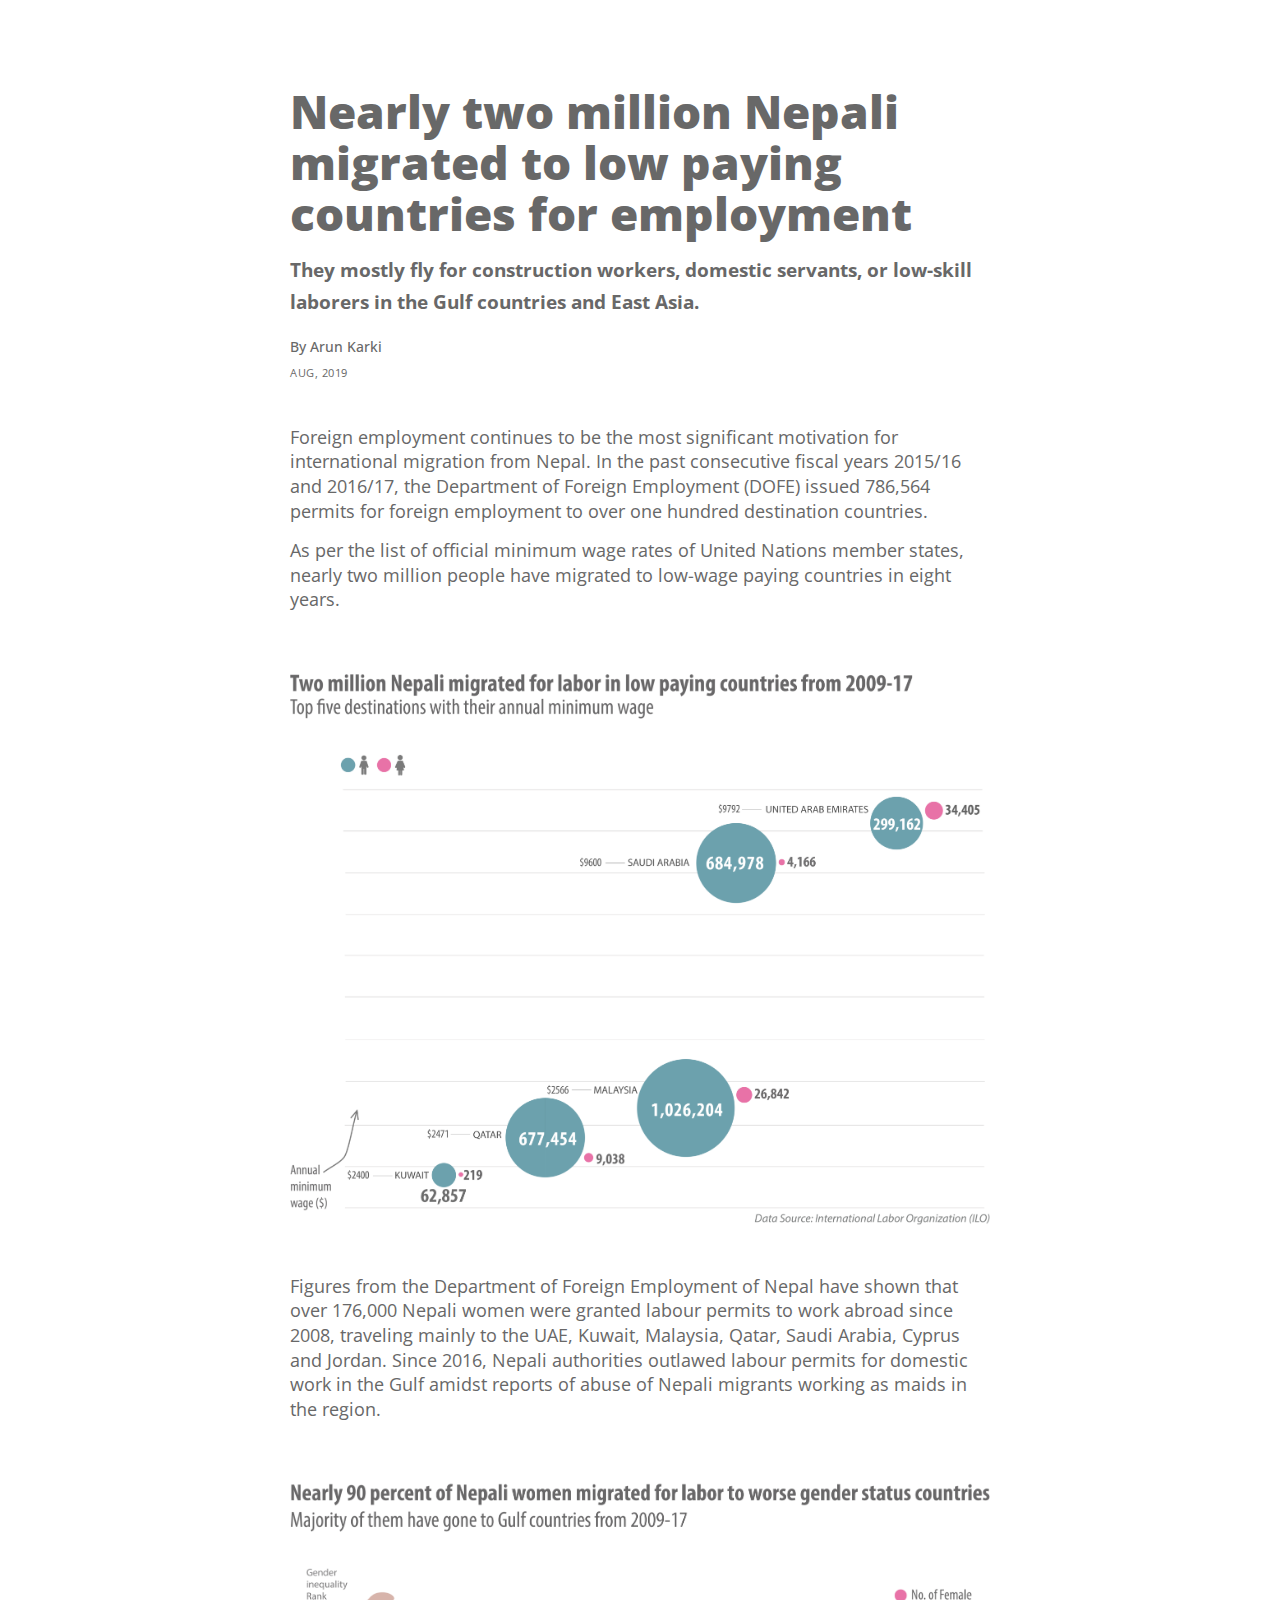
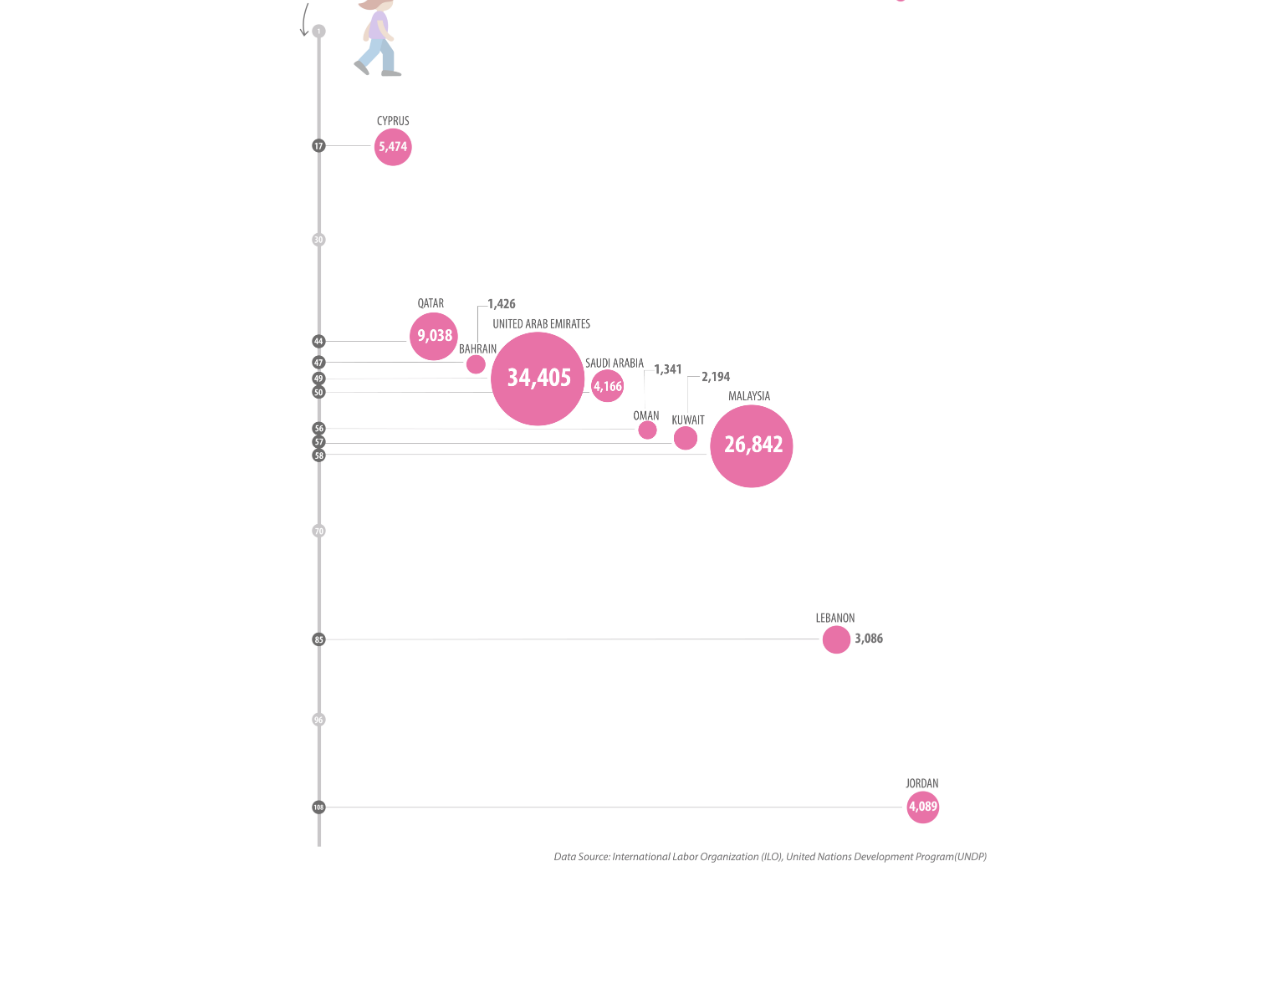
<file: Labor Migration Nepal/index.html>
<html lang="en"><head>
    <!-- Required meta tags -->
    <meta charset="utf-8">
    <meta name="viewport" content="width=device-width, initial-scale=1, shrink-to-fit=no">
      
    <!-- Your CSS files -->
    <link rel="stylesheet" href="styles/styles.css">
    
    <!-- google fonts: Open Sans (sans) and Lora ) -->
    <link href="https://fonts.googleapis.com/css?family=Open+Sans:300,300i,400,400i,600,600i,700,700i,800,800i&amp;display=swap" rel="stylesheet">
    <link href="https://fonts.googleapis.com/css?family=Lora:400,400i,700&amp;display=swap" rel="stylesheet">
      
    <title>Lede page</title>
  </head>

  <body class="light-theme"> <!-- all of the content on your html page goes inside the body -->

    <div class="header">
      <h1 class="headline">Nearly two million Nepali migrated to low paying countries for employment</h1>
      <h2 class="subhead">They mostly fly for construction workers, domestic servants, or low-skill laborers in the Gulf countries and East Asia.</h2>
      <p class="byline">By Arun Karki</p>
      <p class="date">Aug, 2019</p>
    </div>

    <div class="story-body">
      <p class="body-text"><div class="story-body">
      <p class="body-text">Foreign employment continues to be the most significant motivation for international migration from
        Nepal. In the past consecutive fiscal years 2015/16 and 2016/17, the Department of Foreign Employment
        (DOFE) issued 786,564 permits for foreign employment to over one hundred destination countries.</p>
      <p class="body-text">As per the list of official minimum wage rates of United Nations member states, nearly two million people have migrated to low-wage paying countries in eight years.</p>
          </div>
    <br> </br>      

    <div class="story-body">

    
          <div class="chart">
            <img src="images/minimum-wage-countries.png"/>
          </div>

    <br> </br>
    <div class="story-body">
      <p class="body-text">Figures from the Department of Foreign Employment of Nepal have shown that over 176,000 Nepali women were granted labour permits to work abroad since 2008, traveling mainly to the UAE, Kuwait, Malaysia, Qatar, Saudi Arabia, Cyprus and Jordan. Since 2016, Nepali authorities outlawed labour permits for domestic work in the Gulf amidst reports of  abuse of Nepali migrants working as maids in the region.</p>
      <br> </br>     
          <div class="chart">         
            <img src="images/women-migration.png"/>
          </div>
        </div>
        
      </div>
      
      
      
    </div>

    <div class="chart-section">
      
      
      <div class="chart-row">
        <div class="chart">
          
        </div>

        <div class="chart">
          
        </div>
      </div>
      
    </div>

    <div class="story-body">
      
      

      

      
    </div>



  

</body></html>
</file>
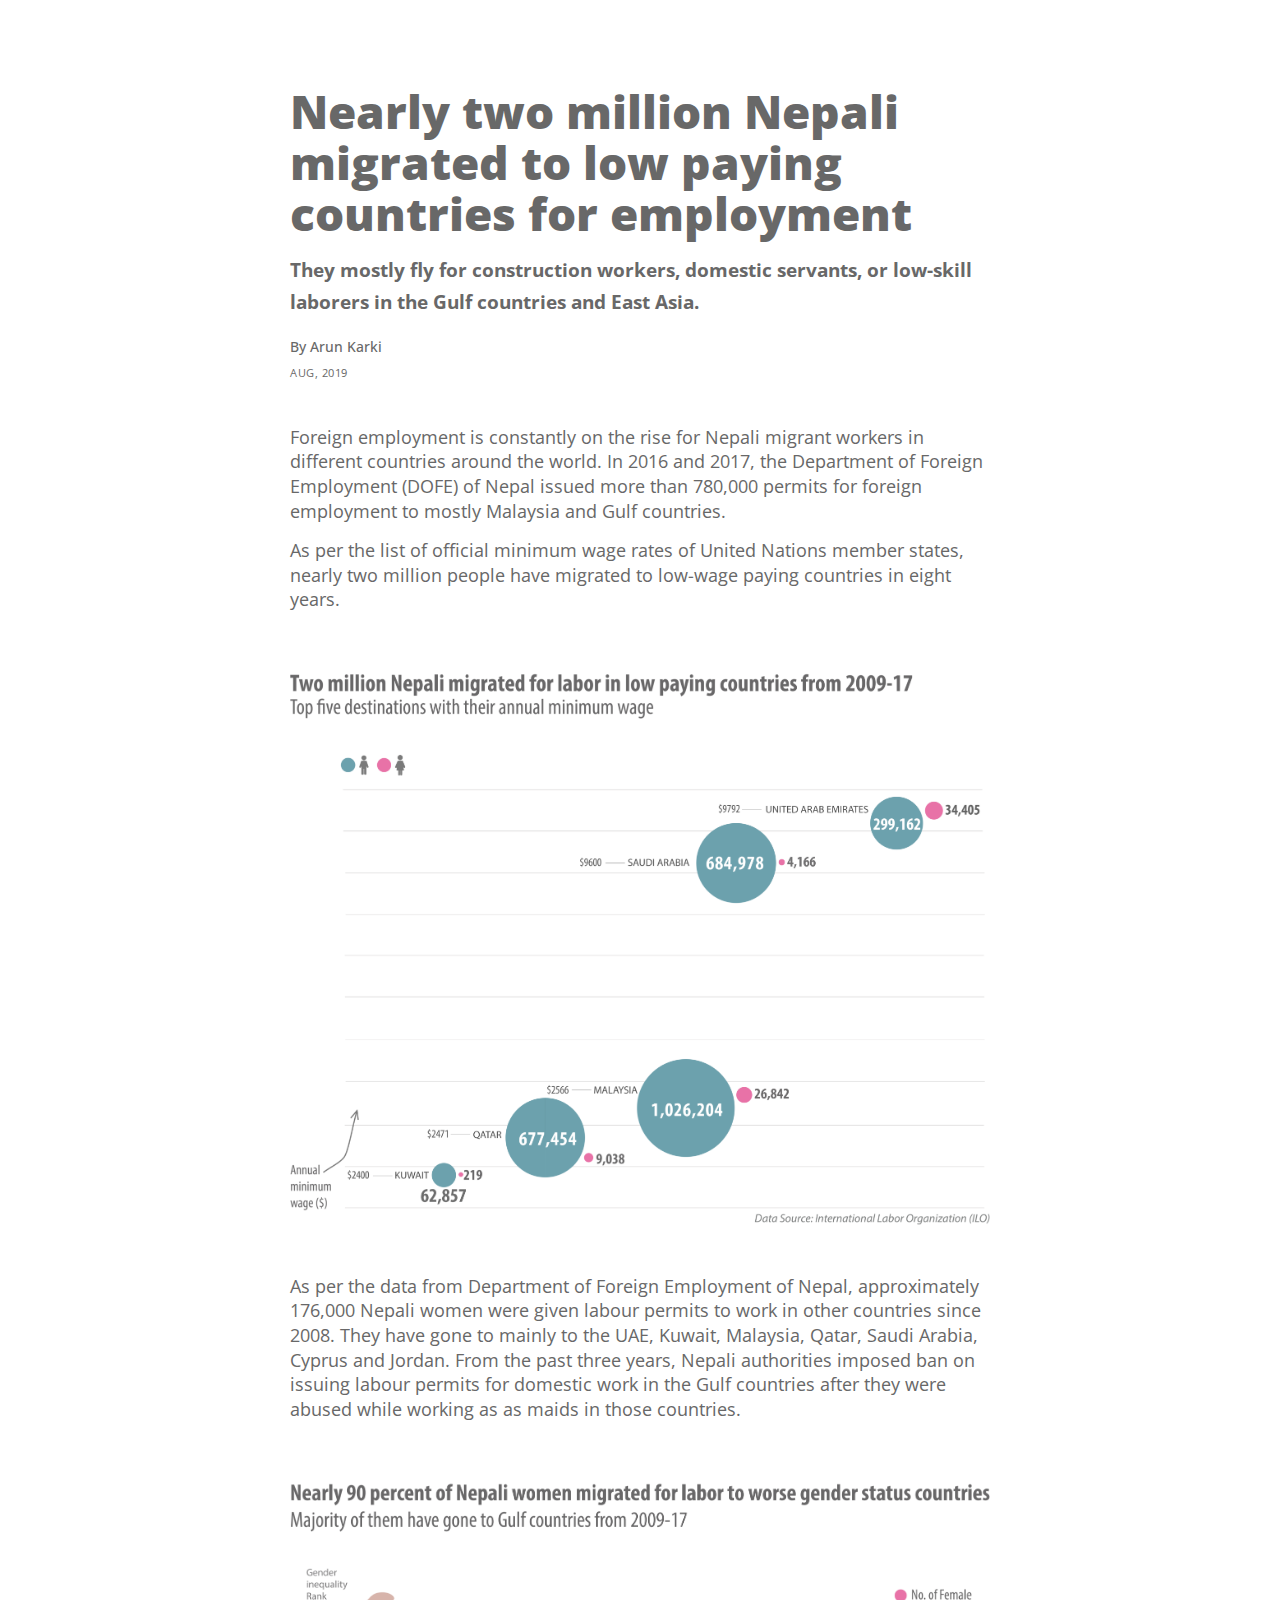
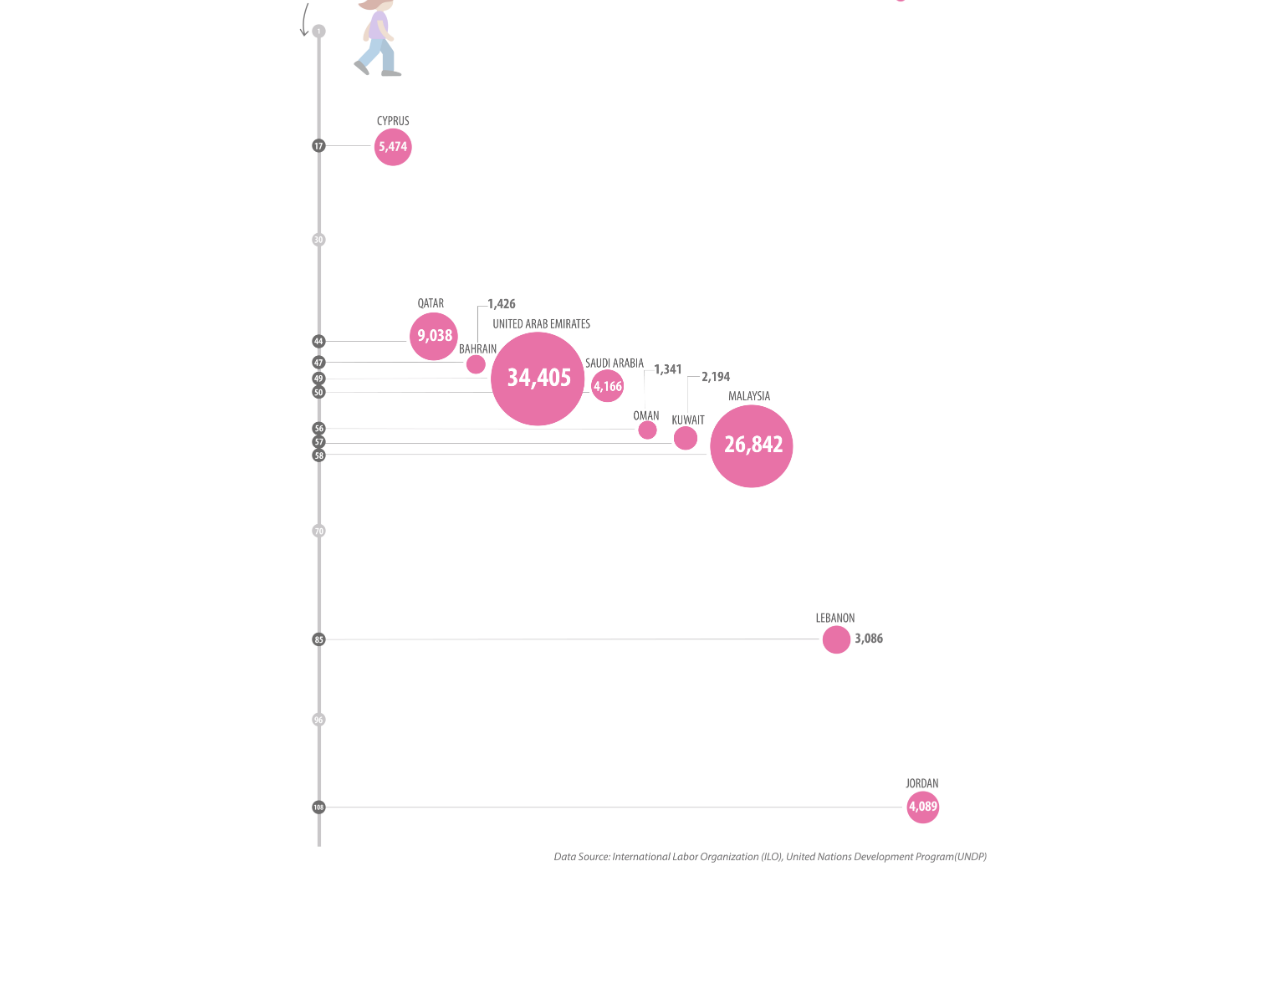
<file: PROJECT_03/index.html>
<html lang="en"><head>
    <!-- Required meta tags -->
    <meta charset="utf-8">
    <meta name="viewport" content="width=device-width, initial-scale=1, shrink-to-fit=no">
      
    <!-- Your CSS files -->
    <link rel="stylesheet" href="styles/styles.css">
    
    <!-- google fonts: Open Sans (sans) and Lora ) -->
    <link href="https://fonts.googleapis.com/css?family=Open+Sans:300,300i,400,400i,600,600i,700,700i,800,800i&amp;display=swap" rel="stylesheet">
    <link href="https://fonts.googleapis.com/css?family=Lora:400,400i,700&amp;display=swap" rel="stylesheet">
      
    <title>Lede page</title>
  </head>

  <body class="light-theme"> <!-- all of the content on your html page goes inside the body -->

    <div class="header">
      <h1 class="headline">Nearly two million Nepali migrated to low paying countries for employment</h1>
      <h2 class="subhead">They mostly fly for construction workers, domestic servants, or low-skill laborers in the Gulf countries and East Asia.</h2>
      <p class="byline">By Arun Karki</p>
      <p class="date">Aug, 2019</p>
    </div>

    <div class="story-body">
      <p class="body-text"><div class="story-body">
      <p class="body-text">Foreign employment is constantly on the rise for Nepali migrant workers in different countries around the world. In 2016 and 2017, the Department of Foreign Employment (DOFE) of Nepal issued more than 780,000 permits for foreign employment to mostly Malaysia and Gulf countries.</p>
      <p class="body-text">As per the list of official minimum wage rates of United Nations member states, nearly two million people have migrated to low-wage paying countries in eight years.</p>
          </div>
    <br> </br>      

    <div class="story-body">

    
          <div class="chart">
            <img src="images/minimum-wage-countries.png"/>
          </div>

    <br> </br>
    <div class="story-body">
      <p class="body-text">As per the data from Department of Foreign Employment of Nepal, approximately 176,000 Nepali women were given labour permits to work in other countries since 2008. They have gone to mainly to the UAE, Kuwait, Malaysia, Qatar, Saudi Arabia, Cyprus and Jordan. From the past three years, Nepali authorities imposed ban on issuing labour permits for domestic work in the Gulf countries after they were abused while working as  as maids in those countries.</p>
      <br> </br>     
          <div class="chart">         
            <img src="images/women-migration.png"/>
          </div>
        </div>
        
      </div>
      
      
      
    </div>

    <div class="chart-section">
      
      
      <div class="chart-row">
        <div class="chart">
          
        </div>

        <div class="chart">
          
        </div>
      </div>
      
    </div>

    <div class="story-body">
      
      

      

      
    </div>



  

</body></html>
</file>
<file: Labor Migration Nepal/styles/styles.css>
body {
	margin:auto;
	padding:50px 10px;
    font-family: 'Open Sans', sans-serif;
}

.serif {
	font-family: 'Lora', serif;
}
.sans-serif {
	font-family: 'Open Sans', sans-serif;
}

/* choose a light or dark theme to add to the body tag. */
.dark-theme {
    background-color: #151515;
    color: #fbfbfb;
}
.light-theme {
    background-color: white;
    color: black;
}

.header {
	padding-top:20px;
	padding-bottom:20px;
	color:#686868
}

.story-body, .header, .chart-section, .footer {
	margin:auto;
	max-width: 700px;
}

.footer {
	padding-top:20px;
	padding-bottom:20px;
}

.chart-section.wide{
	width:100%;
	max-width:1200px;
}

.chart-section.wide p.chart-title {
	width:100%;
	max-width:700px;
	margin-left:auto;
	margin-right:auto;
}
.chart-section.wide p.chart-subhead {
	width:100%;
	max-width:700px;
	margin-left:auto;
	margin-right:auto;
}


/* text styles */

p.kicker {
	font-size:1rem;
	text-transform:uppercase;
}

.text-center {
	text-align:center;
}

h1.headline {
    font-size: 2.9rem;
    line-height: 1.1;
    margin-bottom: 0.25rem;
    margin-top: 1rem;
    font-weight: 800;
}

h2.subhead {
	font-size: 1.2rem;
	font-weight: bold;
    line-height: 2rem;
    margin-bottom:0;
    margin-top: 15px;
    
}

p.body-text {
    font-size: 1.1rem;
    line-height: 1.4;
 	margin-top:0;
	 margin-bottom:15px;
	 color:#686868
}

h3.section-head {
	font-size:2rem;
	margin:40px 0 10px 0;
	font-weight:700;
	line-height:1.3;
}

.byline {
    font-size: 0.9rem;
    line-height: 0.75;
    margin-top: 1.5rem;
    font-weight: 500;
}

.date {
    font-size: 0.7rem;
    line-height: 1;
    margin-top: 10px;
    font-weight:400;
    text-transform:uppercase;
    letter-spacing:0.5px;
}


p.note {
	font-size:0.85rem;
}

/* chart styles */

.chart-section {
	width:100%;
	max-width:1200px;
	padding:20px 0px;
}

.story-body .chart-section {
	padding-top:0px;
}


.chart-row {
	display:flex;
	justify-content: space-between;
	margin-top:20px;
}

p.chart-title {
	font-size:1.3rem;
	font-weight:700;
	max-width:700px;
	margin:0px auto 5px auto;
}
p.chart-subhead {
	margin:0 auto;
	max-width:700px;
	font-size:1rem;
	margin-bottom:15px;
}

p.chart-label {
	margin:0 0 5px 0;
	font-size:0.85rem;
	text-transform:uppercase;
	font-weight:600;
}

.chart-row .chart {
	width:100%;
	padding-right:15px;
	min-width:calc(25% - 15px);

}



p.chart-source {
	font-size:0.85rem;
	margin:0;
}



.chart img {
	width:100%;
}




/* photos */

.photo-section {
	padding:30px 0px;
	width:100%;
	margin:auto;
	display:flex;
	max-width:1200px;
}

.photo {
	width:100%;
	padding-right:15px;
}
.photo img {
	width:100%;	
}

p.caption {
	font-size:0.9rem;
	margin:0;
}



/* mobile */

@media (max-width:700px) {

	.chart-row {
		display:block;
	}

	.chart-row .chart {
		padding:0;
	}

	.photo-section {
		display:block;
	}
	.photo {
		padding:0;
	}

}
</file>
<file: PROJECT_03/styles/styles.css>
body {
	margin:auto;
	padding:50px 10px;
    font-family: 'Open Sans', sans-serif;
}

.serif {
	font-family: 'Lora', serif;
}
.sans-serif {
	font-family: 'Open Sans', sans-serif;
}

/* choose a light or dark theme to add to the body tag. */
.dark-theme {
    background-color: #151515;
    color: #fbfbfb;
}
.light-theme {
    background-color: white;
    color: black;
}

.header {
	padding-top:20px;
	padding-bottom:20px;
	color:#686868
}

.story-body, .header, .chart-section, .footer {
	margin:auto;
	max-width: 700px;
}

.footer {
	padding-top:20px;
	padding-bottom:20px;
}

.chart-section.wide{
	width:100%;
	max-width:1200px;
}

.chart-section.wide p.chart-title {
	width:100%;
	max-width:700px;
	margin-left:auto;
	margin-right:auto;
}
.chart-section.wide p.chart-subhead {
	width:100%;
	max-width:700px;
	margin-left:auto;
	margin-right:auto;
}


/* text styles */

p.kicker {
	font-size:1rem;
	text-transform:uppercase;
}

.text-center {
	text-align:center;
}

h1.headline {
    font-size: 2.9rem;
    line-height: 1.1;
    margin-bottom: 0.25rem;
    margin-top: 1rem;
    font-weight: 800;
}

h2.subhead {
	font-size: 1.2rem;
	font-weight: bold;
    line-height: 2rem;
    margin-bottom:0;
    margin-top: 15px;
    
}

p.body-text {
    font-size: 1.1rem;
    line-height: 1.4;
 	margin-top:0;
	 margin-bottom:15px;
	 color:#686868
}

h3.section-head {
	font-size:2rem;
	margin:40px 0 10px 0;
	font-weight:700;
	line-height:1.3;
}

.byline {
    font-size: 0.9rem;
    line-height: 0.75;
    margin-top: 1.5rem;
    font-weight: 500;
}

.date {
    font-size: 0.7rem;
    line-height: 1;
    margin-top: 10px;
    font-weight:400;
    text-transform:uppercase;
    letter-spacing:0.5px;
}


p.note {
	font-size:0.85rem;
}

/* chart styles */

.chart-section {
	width:100%;
	max-width:1200px;
	padding:20px 0px;
}

.story-body .chart-section {
	padding-top:0px;
}


.chart-row {
	display:flex;
	justify-content: space-between;
	margin-top:20px;
}

p.chart-title {
	font-size:1.3rem;
	font-weight:700;
	max-width:700px;
	margin:0px auto 5px auto;
}
p.chart-subhead {
	margin:0 auto;
	max-width:700px;
	font-size:1rem;
	margin-bottom:15px;
}

p.chart-label {
	margin:0 0 5px 0;
	font-size:0.85rem;
	text-transform:uppercase;
	font-weight:600;
}

.chart-row .chart {
	width:100%;
	padding-right:15px;
	min-width:calc(25% - 15px);

}



p.chart-source {
	font-size:0.85rem;
	margin:0;
}



.chart img {
	width:100%;
}




/* photos */

.photo-section {
	padding:30px 0px;
	width:100%;
	margin:auto;
	display:flex;
	max-width:1200px;
}

.photo {
	width:100%;
	padding-right:15px;
}
.photo img {
	width:100%;	
}

p.caption {
	font-size:0.9rem;
	margin:0;
}



/* mobile */

@media (max-width:700px) {

	.chart-row {
		display:block;
	}

	.chart-row .chart {
		padding:0;
	}

	.photo-section {
		display:block;
	}
	.photo {
		padding:0;
	}

}
</file>
